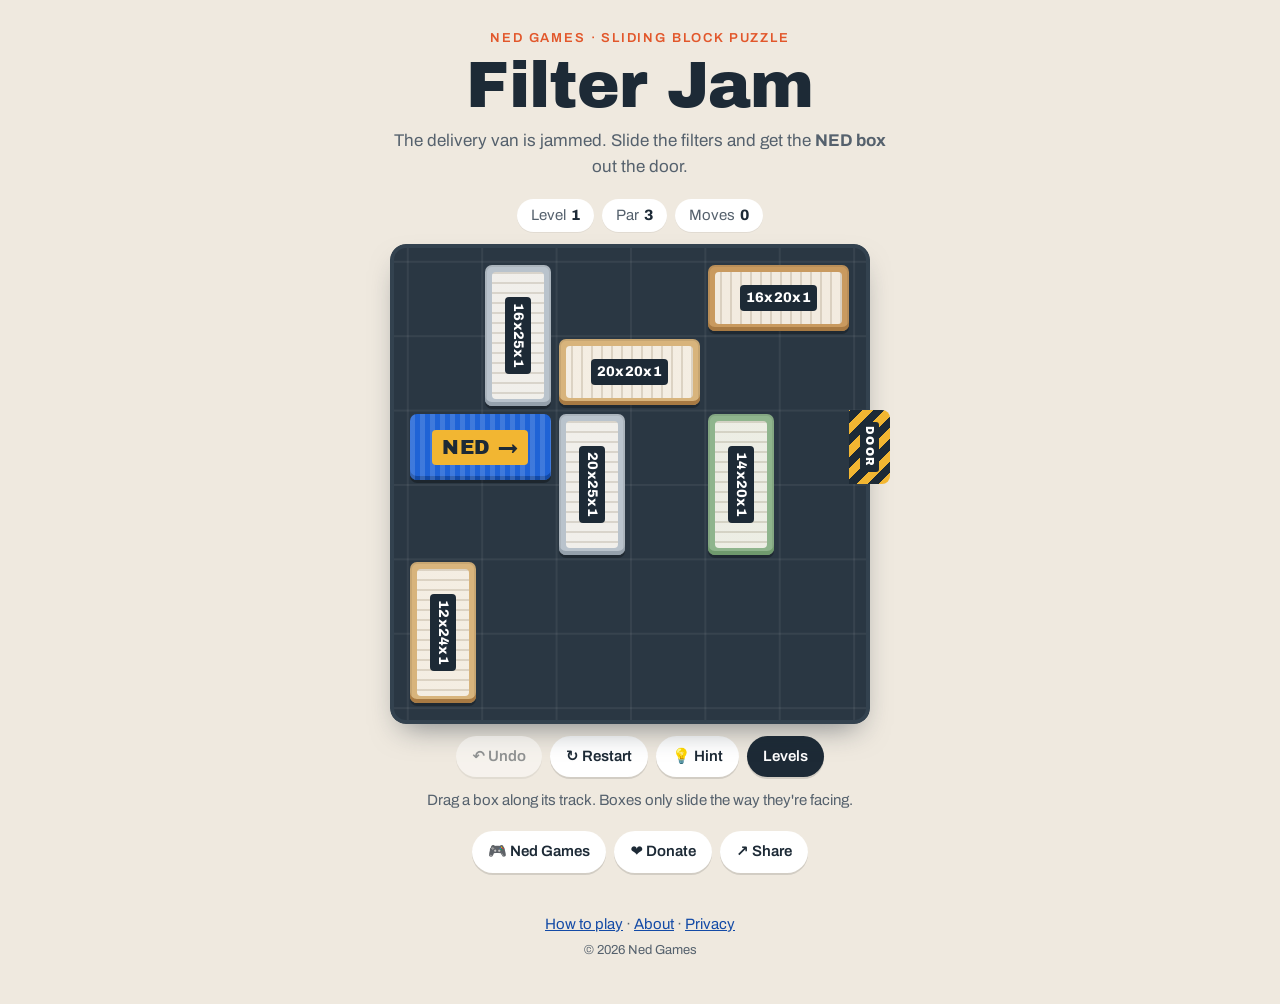
<file: index.html>
<!doctype html>
<html lang="en">
<head>
  <meta charset="utf-8">
  <meta name="viewport" content="width=device-width, initial-scale=1, viewport-fit=cover">
  <script async src="https://nedtraffic.replit.app/api/tracker.js" data-site="055463cb-d858-4c2e-ad89-8ac4ee19fd5b"></script>
  <title>Filter Jam – Free Sliding Block Puzzle Game (40 Levels) | Ned Games</title>
  <meta name="description" content="Play Filter Jam free in your browser. Slide the filter boxes out of the way and get the NED box out the van door. 40 sliding block puzzles from easy to brain-melting. No download, no sign-up.">
  <link rel="canonical" href="https://filterjam.nedwebservices.com/">
  <meta name="theme-color" content="#1d2a36">
  <meta property="og:type" content="website">
  <meta property="og:site_name" content="Filter Jam">
  <meta property="og:title" content="Filter Jam – Free Sliding Block Puzzle">
  <meta property="og:description" content="The delivery van is jammed. Slide the filter boxes and get the NED box out the door. 40 free levels.">
  <meta property="og:url" content="https://filterjam.nedwebservices.com/">
  <meta property="og:image" content="https://filterjam.nedwebservices.com/og-image.png">
  <meta property="og:image:width" content="1200">
  <meta property="og:image:height" content="630">
  <meta name="twitter:card" content="summary_large_image">
  <meta name="twitter:title" content="Filter Jam – Free Sliding Block Puzzle">
  <meta name="twitter:description" content="The delivery van is jammed. Slide the filter boxes and get the NED box out the door. 40 free levels.">
  <meta name="twitter:image" content="https://filterjam.nedwebservices.com/og-image.png">
  <link rel="icon" href="favicon.svg" type="image/svg+xml">
  <link rel="preconnect" href="https://fonts.googleapis.com">
  <link rel="preconnect" href="https://fonts.gstatic.com" crossorigin>
  <link rel="stylesheet" href="https://fonts.googleapis.com/css2?family=Archivo:wght@400;600;800&family=Archivo+Black&display=swap">
  <link rel="stylesheet" href="style.css?v=3">
  <script type="application/ld+json">
  {"@context":"https://schema.org","@type":"VideoGame","name":"Filter Jam","url":"https://filterjam.nedwebservices.com/","description":"Free sliding block puzzle with 40 levels. Slide the filter boxes out of the way and get the NED box out the van door.","genre":["Puzzle","Sliding block puzzle"],"gamePlatform":"Web browser","applicationCategory":"Game","operatingSystem":"Any","image":"https://filterjam.nedwebservices.com/og-image.png","offers":{"@type":"Offer","price":"0","priceCurrency":"USD"},"publisher":{"@type":"Organization","name":"Ned Games","url":"https://games.nedwebservices.com/"}}
  </script>
</head>
<body>
  <header class="site-header wrap">
    <p class="kicker">Ned Games · Sliding block puzzle</p>
    <h1>Filter Jam</h1>
    <p class="tagline">The delivery van is jammed. Slide the filters and get the <b>NED box</b> out the door.</p>
  </header>

  <main class="wrap">
    <section class="game" aria-label="Game">
      <div class="toolbar" role="toolbar" aria-label="Game controls">
        <span class="stat">Level <b id="levelNum">1</b></span>
        <span class="stat">Par <b id="parNum">–</b></span>
        <span class="stat">Moves <b id="moveCount">0</b></span>
      </div>
      <div class="board-wrap">
        <div class="board" id="board" aria-label="Van floor, 6 by 6. The door is on the right side of the third row.">
          <div class="door" aria-hidden="true"><span>DOOR</span></div>
        </div>
      </div>
      <div class="controls" role="toolbar" aria-label="Moves">
        <button class="btn" id="undoBtn" type="button">↶ Undo</button>
        <button class="btn" id="restartBtn" type="button">↻ Restart</button>
        <button class="btn" id="hintBtn" type="button">💡 Hint</button>
        <button class="btn primary" id="levelsBtn" type="button">Levels</button>
      </div>
      <p class="status" id="status" role="status" aria-live="polite">Drag a box along its track. Boxes only slide the way they're facing.</p>
      <div class="site-buttons" role="group" aria-label="More">
        <a class="btn" href="https://www.nedairfilters.com/games">🎮 Ned Games</a>
        <a class="btn" href="https://www.nedairfilters.com/product/tipsanddonations/61">❤️ Donate</a>
        <button class="btn" id="shareBtn" type="button">↗ Share</button>
      </div>
    </section>

  </main>

  <footer class="site-footer wrap">
    <p><a href="how-to-play.html">How to play</a> · <a href="about.html">About</a> · <a href="privacy.html">Privacy</a></p>
    <p class="copy">© 2026 Ned Games</p>
  </footer>
<div data-ned-ads></div>
<script async src="https://ads.nedwebservices.com/widget.js"></script>

  <dialog class="modal" id="winModal" aria-labelledby="winTitle">
    <h2 id="winTitle">Delivered!</h2>
    <p class="stars" id="winStars">★★★</p>
    <p id="winText">You cleared the jam.</p>
    <div class="modal-actions">
      <button class="btn" id="replayBtn" type="button">↻ Replay</button>
      <button class="btn primary" id="nextBtn" type="button">Next level →</button>
    </div>
  </dialog>

  <dialog class="modal" id="levelsModal" aria-labelledby="levelsTitle">
    <h2 id="levelsTitle">Levels</h2>
    <p class="levels-note" id="levelsNote"></p>
    <div class="level-grid" id="levelGrid"></div>
    <div class="modal-actions">
      <button class="btn" id="closeLevelsBtn" type="button">Close</button>
    </div>
  </dialog>

  <script src="levels.js?v=1"></script>
  <script src="game.js?v=2"></script>
</body>
</html>
</file>
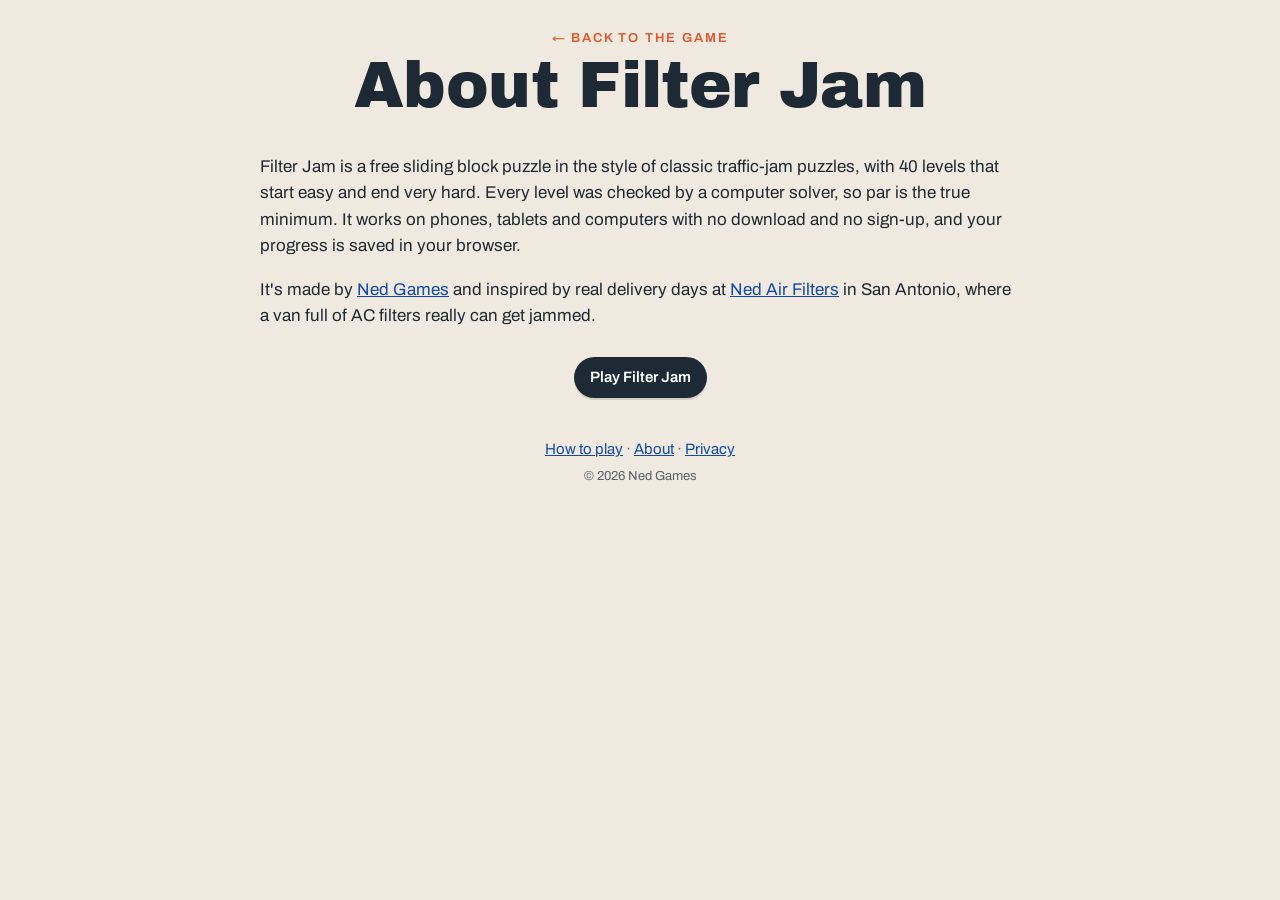
<file: about.html>
<!doctype html>
<html lang="en">
<head>
  <meta charset="utf-8">
  <meta name="viewport" content="width=device-width, initial-scale=1, viewport-fit=cover">
  <script async src="https://nedtraffic.replit.app/api/tracker.js" data-site="055463cb-d858-4c2e-ad89-8ac4ee19fd5b"></script>
  <title>About Filter Jam – Free Sliding Block Puzzle | Ned Games</title>
  <meta name="description" content="About Filter Jam, a free sliding block puzzle by Ned Games with 40 solver-checked levels, inspired by AC filter delivery days in San Antonio.">
  <link rel="canonical" href="https://filterjam.nedwebservices.com/about.html">
  <meta name="theme-color" content="#1d2a36">
  <meta property="og:type" content="website">
  <meta property="og:site_name" content="Filter Jam">
  <meta property="og:title" content="Filter Jam – Free Sliding Block Puzzle">
  <meta property="og:description" content="The delivery van is jammed. Slide the filter boxes and get the NED box out the door. 40 free levels.">
  <meta property="og:url" content="https://filterjam.nedwebservices.com/about.html">
  <meta property="og:image" content="https://filterjam.nedwebservices.com/og-image.png">
  <meta property="og:image:width" content="1200">
  <meta property="og:image:height" content="630">
  <meta name="twitter:card" content="summary_large_image">
  <meta name="twitter:title" content="Filter Jam – Free Sliding Block Puzzle">
  <meta name="twitter:description" content="The delivery van is jammed. Slide the filter boxes and get the NED box out the door. 40 free levels.">
  <meta name="twitter:image" content="https://filterjam.nedwebservices.com/og-image.png">
  <link rel="icon" href="favicon.svg" type="image/svg+xml">
  <link rel="preconnect" href="https://fonts.googleapis.com">
  <link rel="preconnect" href="https://fonts.gstatic.com" crossorigin>
  <link rel="stylesheet" href="https://fonts.googleapis.com/css2?family=Archivo:wght@400;600;800&family=Archivo+Black&display=swap">
  <link rel="stylesheet" href="style.css?v=3">
</head>
<body>
  <header class="site-header wrap">
    <p class="kicker"><a href="./">← Back to the game</a></p>
    <h1>About Filter Jam</h1>
  </header>

  <main class="wrap info">

    <p>Filter Jam is a free sliding block puzzle in the style of classic traffic-jam puzzles, with 40 levels that start easy and end very hard. Every level was checked by a computer solver, so par is the true minimum. It works on phones, tablets and computers with no download and no sign-up, and your progress is saved in your browser.</p>
    <p>It's made by <a href="https://games.nedwebservices.com/">Ned Games</a> and inspired by real delivery days at <a href="https://www.nedairfilters.com/">Ned Air Filters</a> in San Antonio, where a van full of AC filters really can get jammed.</p>
    <p class="play-cta"><a class="btn primary" href="./">Play Filter Jam</a></p>
  </main>

  <footer class="site-footer wrap">
    <p><a href="how-to-play.html">How to play</a> · <a href="about.html">About</a> · <a href="privacy.html">Privacy</a></p>
    <p class="copy">© 2026 Ned Games</p>
  </footer>
<div data-ned-ads></div>
<script async src="https://ads.nedwebservices.com/widget.js"></script>
</body>
</html>
</file>
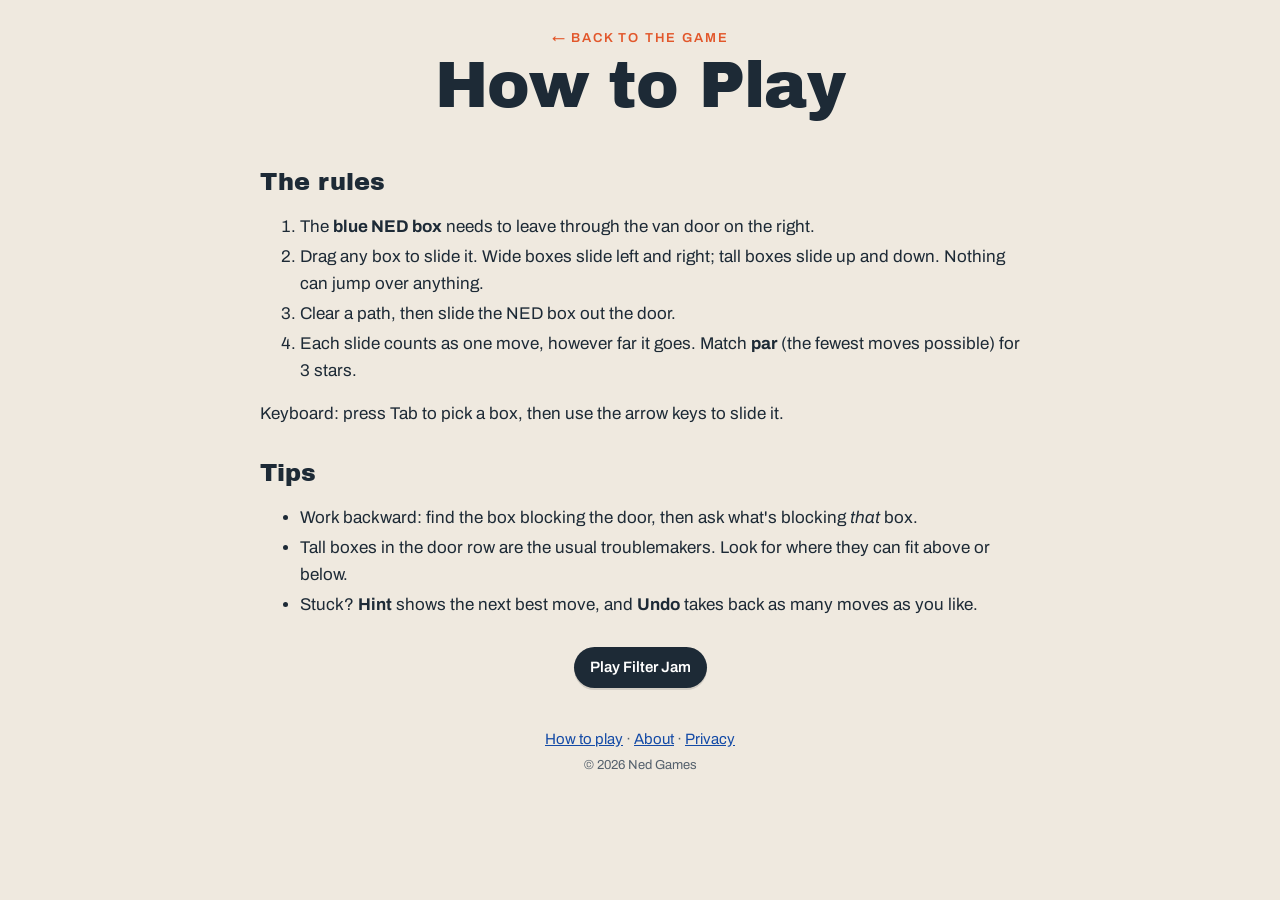
<file: how-to-play.html>
<!doctype html>
<html lang="en">
<head>
  <meta charset="utf-8">
  <meta name="viewport" content="width=device-width, initial-scale=1, viewport-fit=cover">
  <script async src="https://nedtraffic.replit.app/api/tracker.js" data-site="055463cb-d858-4c2e-ad89-8ac4ee19fd5b"></script>
  <title>How to Play Filter Jam – Rules and Tips | Ned Games</title>
  <meta name="description" content="How to play Filter Jam, the free sliding block puzzle: the rules, how par and stars work, keyboard controls and tips for clearing the hardest jams.">
  <link rel="canonical" href="https://filterjam.nedwebservices.com/how-to-play.html">
  <meta name="theme-color" content="#1d2a36">
  <meta property="og:type" content="website">
  <meta property="og:site_name" content="Filter Jam">
  <meta property="og:title" content="Filter Jam – Free Sliding Block Puzzle">
  <meta property="og:description" content="The delivery van is jammed. Slide the filter boxes and get the NED box out the door. 40 free levels.">
  <meta property="og:url" content="https://filterjam.nedwebservices.com/how-to-play.html">
  <meta property="og:image" content="https://filterjam.nedwebservices.com/og-image.png">
  <meta property="og:image:width" content="1200">
  <meta property="og:image:height" content="630">
  <meta name="twitter:card" content="summary_large_image">
  <meta name="twitter:title" content="Filter Jam – Free Sliding Block Puzzle">
  <meta name="twitter:description" content="The delivery van is jammed. Slide the filter boxes and get the NED box out the door. 40 free levels.">
  <meta name="twitter:image" content="https://filterjam.nedwebservices.com/og-image.png">
  <link rel="icon" href="favicon.svg" type="image/svg+xml">
  <link rel="preconnect" href="https://fonts.googleapis.com">
  <link rel="preconnect" href="https://fonts.gstatic.com" crossorigin>
  <link rel="stylesheet" href="https://fonts.googleapis.com/css2?family=Archivo:wght@400;600;800&family=Archivo+Black&display=swap">
  <link rel="stylesheet" href="style.css?v=3">
</head>
<body>
  <header class="site-header wrap">
    <p class="kicker"><a href="./">← Back to the game</a></p>
    <h1>How to Play</h1>
  </header>

  <main class="wrap info">
    <h2>The rules</h2>
    <ol>
    <li>The <b>blue NED box</b> needs to leave through the van door on the right.</li>
    <li>Drag any box to slide it. Wide boxes slide left and right; tall boxes slide up and down. Nothing can jump over anything.</li>
    <li>Clear a path, then slide the NED box out the door.</li>
    <li>Each slide counts as one move, however far it goes. Match <b>par</b> (the fewest moves possible) for 3 stars.</li>
    </ol>
    <p>Keyboard: press Tab to pick a box, then use the arrow keys to slide it.</p>

    <h2>Tips</h2>
    <ul>
    <li>Work backward: find the box blocking the door, then ask what's blocking <i>that</i> box.</li>
    <li>Tall boxes in the door row are the usual troublemakers. Look for where they can fit above or below.</li>
    <li>Stuck? <b>Hint</b> shows the next best move, and <b>Undo</b> takes back as many moves as you like.</li>
    </ul>
    <p class="play-cta"><a class="btn primary" href="./">Play Filter Jam</a></p>
  </main>

  <footer class="site-footer wrap">
    <p><a href="how-to-play.html">How to play</a> · <a href="about.html">About</a> · <a href="privacy.html">Privacy</a></p>
    <p class="copy">© 2026 Ned Games</p>
  </footer>
<div data-ned-ads></div>
<script async src="https://ads.nedwebservices.com/widget.js"></script>
</body>
</html>
</file>
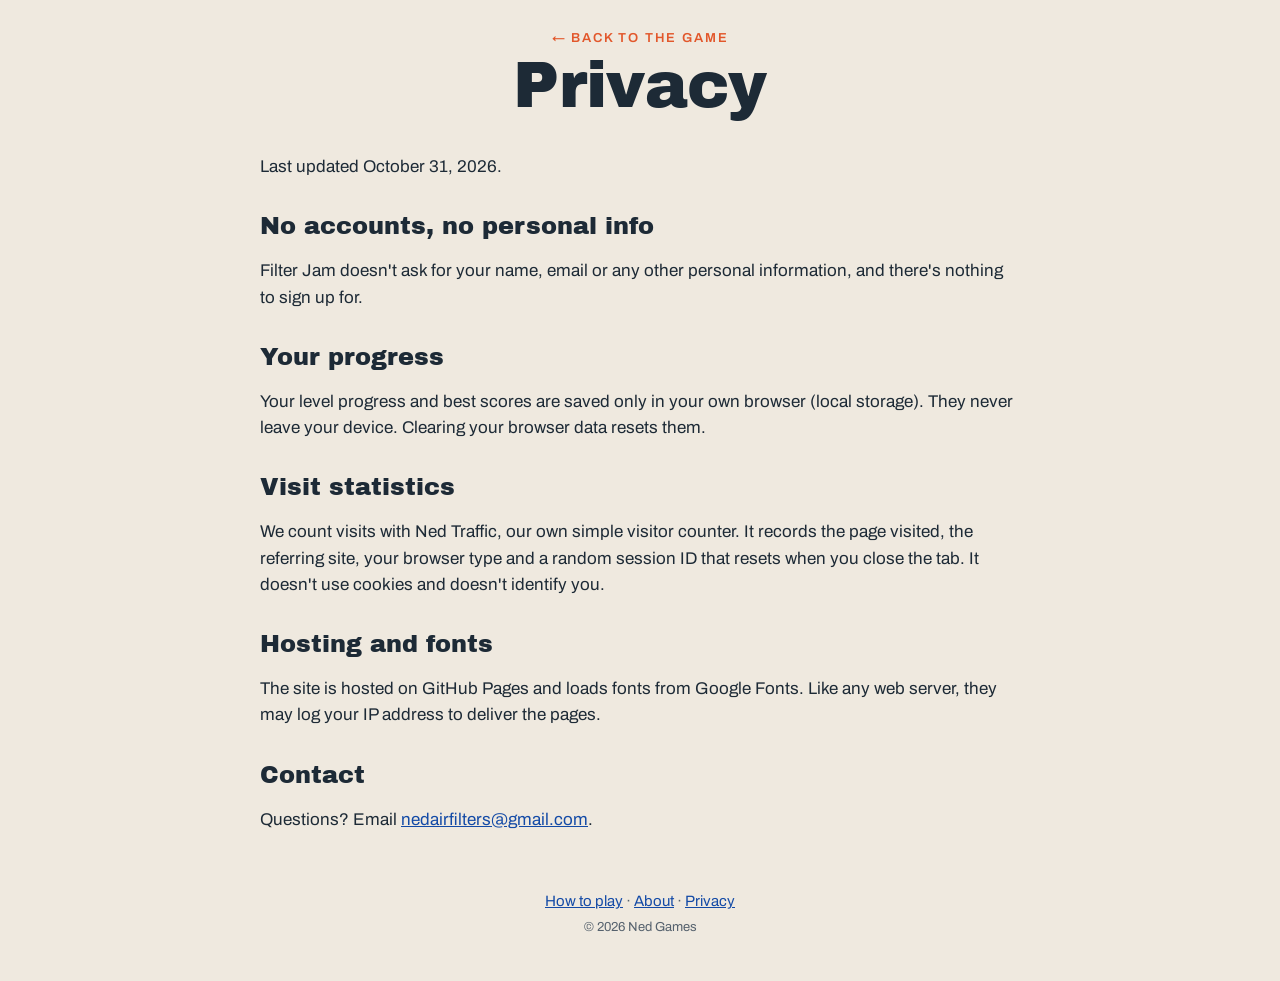
<file: privacy.html>
<!doctype html>
<html lang="en">
<head>
  <meta charset="utf-8">
  <meta name="viewport" content="width=device-width, initial-scale=1">
  <script async src="https://nedtraffic.replit.app/api/tracker.js" data-site="055463cb-d858-4c2e-ad89-8ac4ee19fd5b"></script>
  <title>Privacy – Filter Jam</title>
  <meta name="description" content="Privacy information for Filter Jam, a free sliding block puzzle by Ned Games.">
  <link rel="canonical" href="https://filterjam.nedwebservices.com/privacy.html">
  <link rel="icon" href="favicon.svg" type="image/svg+xml">
  <link rel="stylesheet" href="https://fonts.googleapis.com/css2?family=Archivo:wght@400;600;800&family=Archivo+Black&display=swap">
  <link rel="stylesheet" href="style.css?v=3">
</head>
<body>
  <header class="site-header wrap"><p class="kicker"><a href="./">← Back to the game</a></p><h1>Privacy</h1></header>
  <main class="wrap info">
    <p>Last updated October 31, 2026.</p>
    <h2>No accounts, no personal info</h2>
    <p>Filter Jam doesn't ask for your name, email or any other personal information, and there's nothing to sign up for.</p>
    <h2>Your progress</h2>
    <p>Your level progress and best scores are saved only in your own browser (local storage). They never leave your device. Clearing your browser data resets them.</p>
    <h2>Visit statistics</h2>
    <p>We count visits with Ned Traffic, our own simple visitor counter. It records the page visited, the referring site, your browser type and a random session ID that resets when you close the tab. It doesn't use cookies and doesn't identify you.</p>
    <h2>Hosting and fonts</h2>
    <p>The site is hosted on GitHub Pages and loads fonts from Google Fonts. Like any web server, they may log your IP address to deliver the pages.</p>
    <h2>Contact</h2>
    <p>Questions? Email <a href="mailto:nedairfilters@gmail.com">nedairfilters@gmail.com</a>.</p>
  </main>
  <footer class="site-footer wrap">
    <p><a href="how-to-play.html">How to play</a> · <a href="about.html">About</a> · <a href="privacy.html">Privacy</a></p>
    <p class="copy">© 2026 Ned Games</p>
  </footer>
<div data-ned-ads></div>
<script async src="https://ads.nedwebservices.com/widget.js"></script>
</body>
</html>
</file>
<file: style.css>
:root {
  --bg: #efe9df;
  --ink: #1d2a36;
  --ink-soft: #55616d;
  --steel: #2a3743;
  --steel-2: #33424f;
  --line: rgba(255,255,255,.06);
  --kraft: #c99a5f;
  --kraft-dk: #a87a43;
  --ned: #1f63d6;
  --ned-dk: #134aa6;
  --gold: #f2b632;
  --accent: #e2572b;
  --font: "Archivo", system-ui, -apple-system, "Segoe UI", Roboto, sans-serif;
  --display: "Archivo Black", "Archivo", system-ui, sans-serif;
  --board: min(92vw, 480px);
  --pad: calc(var(--board) * 0.035);
  --cell: calc((var(--board) - 2 * var(--pad)) / 6);
}
* { box-sizing: border-box; }
[hidden] { display: none !important; }
html { -webkit-text-size-adjust: 100%; }
body {
  margin: 0; background: var(--bg); color: var(--ink);
  font-family: var(--font); font-size: 17px; line-height: 1.55;
}
.wrap { width: min(100% - 32px, 760px); margin-inline: auto; }
a { color: var(--ned-dk); }

.site-header { text-align: center; padding: 28px 0 8px; }
.kicker { margin: 0; font-size: 13px; font-weight: 600; letter-spacing: .14em; text-transform: uppercase; color: var(--accent); }
h1 { font-family: var(--display); font-weight: 400; font-size: clamp(40px, 9vw, 64px); line-height: 1; margin: 6px 0 10px; letter-spacing: -.01em; }
.tagline { margin: 0 auto; max-width: 30em; color: var(--ink-soft); }
h2 { font-family: var(--display); font-weight: 400; font-size: 24px; line-height: 1.2; margin: 32px 0 10px; }

.game { display: flex; flex-direction: column; align-items: center; gap: 12px; padding-top: 10px; }
.toolbar { display: flex; gap: 8px; flex-wrap: wrap; justify-content: center; }
.stat { background: #fff; border-radius: 999px; padding: 5px 14px; font-size: 15px; color: var(--ink-soft); box-shadow: 0 1px 0 rgba(0,0,0,.06); }
.stat b { color: var(--ink); font-weight: 800; margin-left: 2px; }

.board-wrap { position: relative; padding-right: calc(var(--cell) * .28); }
.board {
  position: relative; width: var(--board); height: var(--board);
  background:
    linear-gradient(var(--line) 2px, transparent 2px) 0 0 / var(--cell) var(--cell),
    linear-gradient(90deg, var(--line) 2px, transparent 2px) 0 0 / var(--cell) var(--cell),
    var(--steel);
  background-origin: content-box; background-clip: padding-box;
  padding: var(--pad); border-radius: 16px;
  box-shadow: inset 0 0 0 4px var(--steel-2), 0 14px 30px -12px rgba(29,42,54,.55);
  touch-action: none; user-select: none; -webkit-user-select: none;
}
.door {
  position: absolute; right: calc(var(--cell) * -.28 - 0px); top: calc(var(--pad) + var(--cell) * 2);
  width: calc(var(--pad) + var(--cell) * .28 + 4px); height: var(--cell);
  background: repeating-linear-gradient(-45deg, var(--gold) 0 8px, var(--ink) 8px 16px);
  border-radius: 0 8px 8px 0; display: grid; place-items: center;
}
.door span { writing-mode: vertical-rl; font-family: var(--display); font-size: 11px; letter-spacing: .12em; color: #fff; background: var(--ink); padding: 4px 1px; border-radius: 3px; }

.piece {
  position: absolute; left: 0; top: 0; padding: 0; margin: 0; border: 0;
  cursor: grab; touch-action: none; font: inherit; background: transparent; -webkit-tap-highlight-color: transparent;
  border-radius: 9px;
  transition: transform .14s ease-out, box-shadow .15s;
  will-change: transform;
}
.piece .box {
  position: absolute; inset: 4px; border-radius: 7px;
  background: var(--kraft);
  box-shadow: inset 0 -4px 0 var(--kraft-dk), inset 0 0 0 2px rgba(0,0,0,.08), 0 3px 0 rgba(0,0,0,.25);
  display: grid; place-items: center; overflow: hidden;
}
.piece .box::before { /* pleats */
  content: ""; position: absolute; inset: 7px; border-radius: 4px;
  background: repeating-linear-gradient(90deg, #f7f4ee 0 5px, #dcd6cb 5px 7px, #f7f4ee 7px 10px);
  opacity: .9;
}
.piece.v .box::before { background: repeating-linear-gradient(0deg, #f7f4ee 0 5px, #dcd6cb 5px 7px, #f7f4ee 7px 10px); }
.piece.k2 .box { background: #b9c3cc; box-shadow: inset 0 -4px 0 #95a1ac, inset 0 0 0 2px rgba(0,0,0,.08), 0 3px 0 rgba(0,0,0,.25); }
.piece.k3 .box { background: #d8b47c; }
.piece.k4 .box { background: #8fb58d; box-shadow: inset 0 -4px 0 #6f9a6d, inset 0 0 0 2px rgba(0,0,0,.08), 0 3px 0 rgba(0,0,0,.25); }
.piece .label {
  position: relative; z-index: 1; white-space: nowrap;
  font-weight: 800; font-size: clamp(10px, calc(var(--cell) * .2), 14px); letter-spacing: .02em;
  background: var(--ink); color: #fff; padding: 2px 6px; border-radius: 4px;
}
.piece.v .label { writing-mode: vertical-rl; padding: 6px 2px; }
.piece.ned .box { background: var(--ned); box-shadow: inset 0 -4px 0 var(--ned-dk), 0 3px 0 rgba(0,0,0,.3); }
.piece.ned .box::before { background: repeating-linear-gradient(90deg, rgba(255,255,255,.16) 0 5px, transparent 5px 10px); inset: 0; }
.piece.ned .label { background: var(--gold); color: var(--ink); font-family: var(--display); font-weight: 400; font-size: clamp(13px, calc(var(--cell) * .28), 20px); padding: 2px 10px; }
.piece:focus-visible { outline: 3px solid var(--gold); outline-offset: 1px; }
.piece.dragging { transition: none; cursor: grabbing; z-index: 5; }
.piece.dragging .box { box-shadow: inset 0 -4px 0 rgba(0,0,0,.15), 0 8px 14px rgba(0,0,0,.35); }
.piece.hint .box { animation: hint 1s ease-in-out 3; }
@keyframes hint { 50% { filter: brightness(1.25); box-shadow: 0 0 0 4px var(--gold), 0 3px 0 rgba(0,0,0,.25); } }
.piece.leaving { transition: transform .55s cubic-bezier(.5,0,.75,0); }

.controls { display: flex; gap: 8px; flex-wrap: wrap; justify-content: center; }
.btn {
  font: inherit; font-weight: 600; font-size: 15px; cursor: pointer;
  border: 0; border-radius: 999px; padding: 9px 16px;
  background: #fff; color: var(--ink); box-shadow: 0 2px 0 rgba(0,0,0,.12);
}
.btn:hover { background: #fffaf0; }
.btn:active { transform: translateY(1px); box-shadow: none; }
.btn.primary { background: var(--ink); color: #fff; }
.btn.primary:hover { background: #2c3e4e; }
.btn:disabled { opacity: .45; cursor: default; }
.status { margin: 0; min-height: 1.6em; text-align: center; color: var(--ink-soft); font-size: 15px; }

.info { margin-top: 18px; }
.info li { margin-bottom: 4px; }
.site-footer { text-align: center; padding: 36px 0 40px; color: var(--ink-soft); font-size: 15px; }
.site-footer p { margin: 4px 0; }
.copy { font-size: 13px; }

.modal {
  border: 0; border-radius: 20px; padding: 26px 26px 22px; width: min(92vw, 420px);
  color: var(--ink); background: #fffdf8; text-align: center;
  box-shadow: 0 24px 60px -10px rgba(0,0,0,.45);
}
.modal::backdrop { background: rgba(20,28,36,.55); }
.modal h2 { margin: 0 0 6px; font-size: 30px; }
.stars { font-size: 40px; color: var(--gold); margin: 0; letter-spacing: 4px; line-height: 1.2; }
.modal-actions { display: flex; gap: 10px; justify-content: center; margin-top: 16px; flex-wrap: wrap; }
.modal .btn { box-shadow: inset 0 0 0 2px #e6dfd2; }
.modal .btn.primary { box-shadow: none; }
.levels-note { margin: 0 0 12px; color: var(--ink-soft); font-size: 15px; }
.level-grid { display: grid; grid-template-columns: repeat(5, 1fr); gap: 8px; }
.lvl {
  font: inherit; border: 0; border-radius: 10px; padding: 8px 0 6px; cursor: pointer;
  background: #f1ebe0; color: var(--ink); font-weight: 800; font-size: 16px; line-height: 1.1;
}
.lvl small { display: block; font-size: 11px; color: var(--gold); letter-spacing: 1px; min-height: 13px; font-weight: 600; }
.lvl.done { background: #e3ecf9; }
.lvl.current { outline: 3px solid var(--ned); }
.lvl:disabled { opacity: .4; cursor: default; }

@media (max-width: 520px) {
  body { font-size: 16px; }
  .site-header { padding-top: 18px; }
  .board-wrap { padding-right: calc(var(--cell) * .22); }
  :root { --board: min(calc(100vw - 40px), 480px); }
  .btn { padding: 9px 13px; font-size: 14px; }
}
@media (prefers-reduced-motion: reduce) { .piece, .piece.leaving { transition: none; } .piece.hint .box { animation: none; outline: 3px solid var(--gold); } }

.help-links { margin: -4px 0 0; font-size: 15px; }
.site-buttons { display: flex; gap: 8px; flex-wrap: wrap; justify-content: center; margin-top: 6px; }
a.btn { text-decoration: none; display: inline-block; }
.kicker a { color: inherit; text-decoration: none; }
.kicker a:hover { text-decoration: underline; }
.play-cta { text-align: center; margin: 28px 0 0; }
</file>
